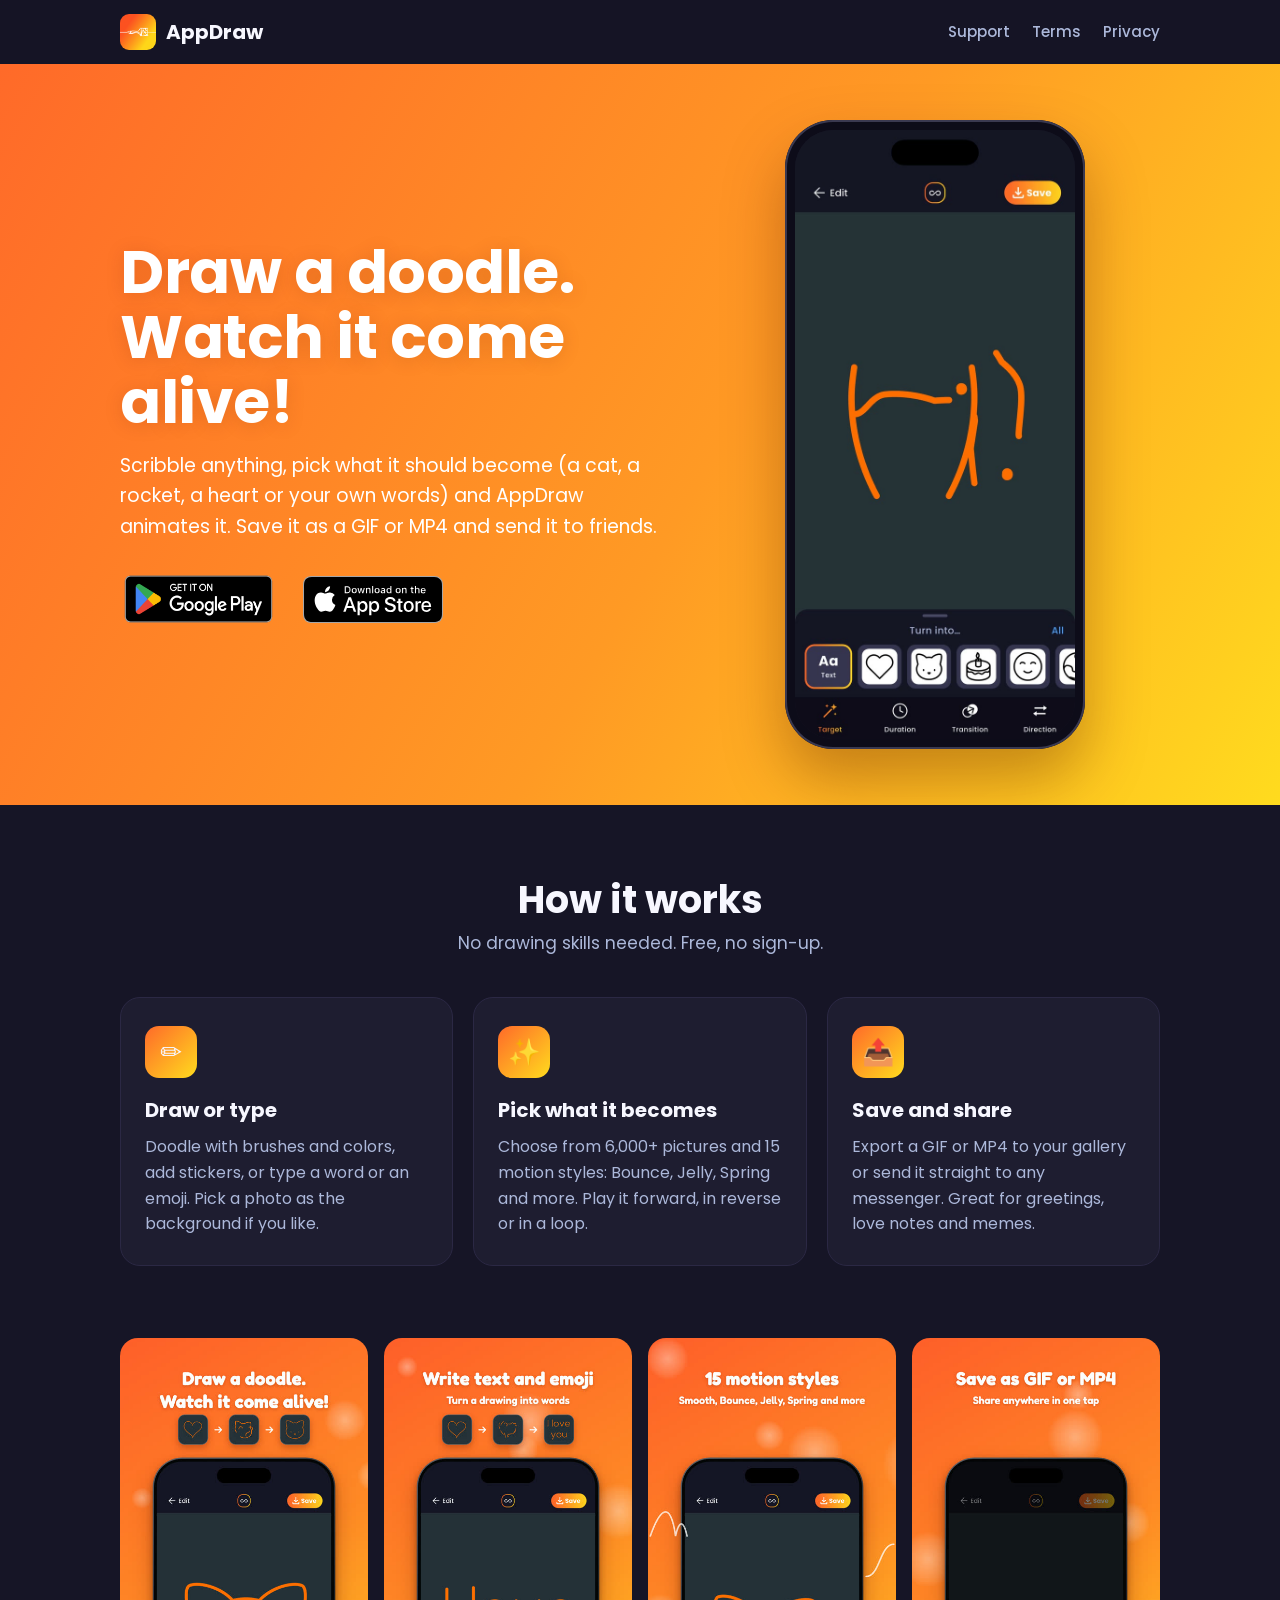
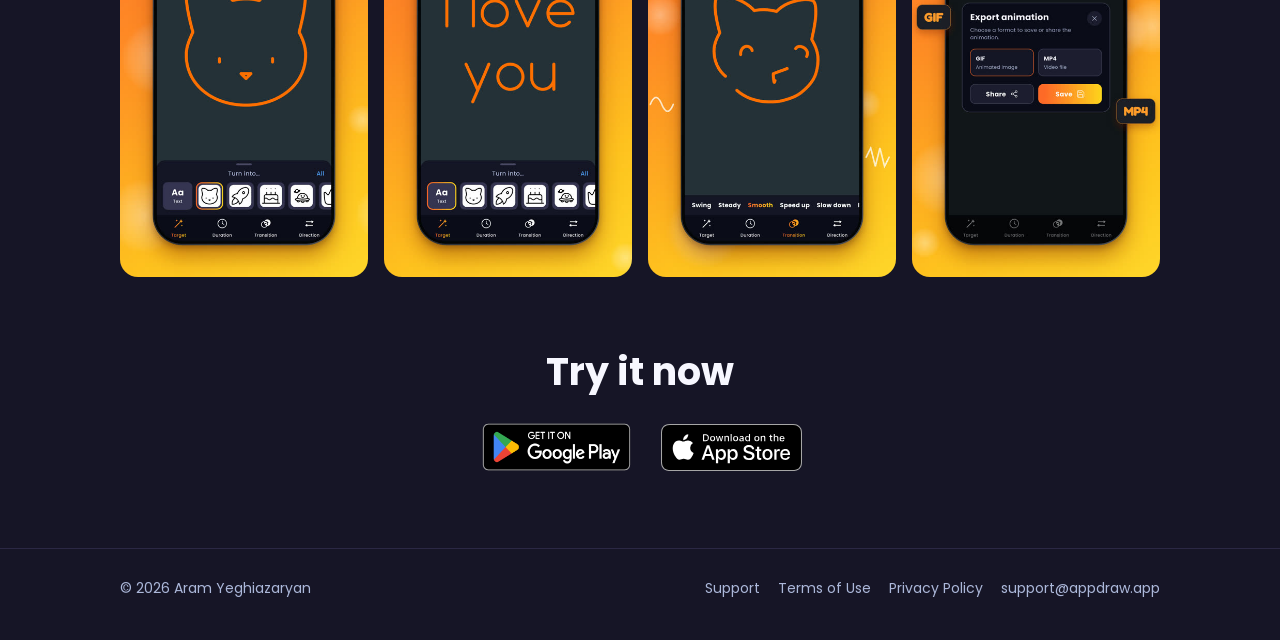
<file: index.html>
<!doctype html>
<html lang="en">
<head>
  <meta charset="utf-8">
  <meta name="viewport" content="width=device-width, initial-scale=1">
  <title>AppDraw: Doodle to Animation &amp; GIF Maker</title>
  <meta name="description" content="Draw a doodle and watch it come alive. AppDraw turns your scribble into a cat, a rocket, a heart or any word, then saves it as a GIF or MP4 to share.">
  <link rel="canonical" href="https://appdraw.app/">
  <meta property="og:type" content="website">
  <meta property="og:url" content="https://appdraw.app/">
  <meta property="og:title" content="AppDraw: Doodle to Animation">
  <meta property="og:description" content="Draw a doodle. Watch it come alive! Save as GIF or MP4 and share it anywhere.">
  <meta property="og:image" content="https://appdraw.app/assets/og-image.jpg">
  <meta name="twitter:card" content="summary_large_image">
  <meta name="theme-color" content="#161526">
  <link rel="icon" type="image/png" href="/favicon.png">
  <meta name="apple-itunes-app" content="app-id=6824874567">
  <link rel="apple-touch-icon" href="/apple-touch-icon.png">
  <link rel="preconnect" href="https://fonts.googleapis.com">
  <link rel="preconnect" href="https://fonts.gstatic.com" crossorigin>
  <link rel="stylesheet" href="https://fonts.googleapis.com/css2?family=Poppins:wght@400;500;700&display=swap">
  <link rel="stylesheet" href="/style.css?v=20261031">
  <script type="application/ld+json">
  {"@context":"https://schema.org","@type":"MobileApplication","name":"AppDraw","operatingSystem":"Android, iOS","applicationCategory":"MultimediaApplication","offers":{"@type":"Offer","price":"0","priceCurrency":"USD"},"url":"https://appdraw.app/","author":{"@type":"Person","name":"Aram Yeghiazaryan"}}
  </script>
</head>
<body>
  <header class="site-header">
    <div class="wrap">
      <a class="brand" href="/"><img src="/assets/icon.png" alt="" width="36" height="36"><span>AppDraw</span></a>
      <nav class="nav">
        <a href="/support/">Support</a>
        <a href="/terms/">Terms</a>
        <a href="/privacy/">Privacy</a>
      </nav>
    </div>
  </header>

  <main>
    <div class="hero">
      <div class="wrap">
        <div>
          <h1>Draw a doodle.<br>Watch it come alive!</h1>
          <p>Scribble anything, pick what it should become (a cat, a rocket, a heart or your own words) and AppDraw animates it. Save it as a GIF or MP4 and send it to friends.</p>
          <div class="stores">
            <a class="play" href="https://play.google.com/store/apps/details?id=com.appdraw.mobile&amp;utm_source=appdraw.app&amp;utm_medium=website"><img src="/assets/google-play-badge.png" alt="Get it on Google Play" width="181" height="70"></a>
            <a class="apple" href="https://apps.apple.com/us/app/appdraw-draw-animation-gif/id6824874567"><img src="/assets/app-store-badge.svg" alt="Download on the App Store" width="141" height="47"></a>
          </div>
        </div>
        <div class="phone">
          <video src="/assets/demo.mp4" poster="/assets/demo-poster.jpg" autoplay muted loop playsinline aria-label="A heart doodle turning into a cat, the word Hi, a cake, the words Love you, a smiley, the word Wow and back into a heart on the AppDraw result screen"></video>
        </div>
      </div>
    </div>

    <section>
      <div class="wrap">
        <h2 class="section-title">How it works</h2>
        <p class="section-sub">No drawing skills needed. Free, no sign-up.</p>
        <div class="features">
          <div class="card">
            <div class="icon" aria-hidden="true">✏️</div>
            <h3>Draw or type</h3>
            <p>Doodle with brushes and colors, add stickers, or type a word or an emoji. Pick a photo as the background if you like.</p>
          </div>
          <div class="card">
            <div class="icon" aria-hidden="true">✨</div>
            <h3>Pick what it becomes</h3>
            <p>Choose from 6,000+ pictures and 15 motion styles: Bounce, Jelly, Spring and more. Play it forward, in reverse or in a loop.</p>
          </div>
          <div class="card">
            <div class="icon" aria-hidden="true">📤</div>
            <h3>Save and share</h3>
            <p>Export a GIF or MP4 to your gallery or send it straight to any messenger. Great for greetings, love notes and memes.</p>
          </div>
        </div>
      </div>
    </section>

    <section style="padding-top: 0">
      <div class="wrap">
        <div class="shots">
          <img src="/assets/doodle_to_animation.jpg" alt="Draw a doodle and watch it come alive" width="480" height="1043" loading="lazy">
          <img src="/assets/text_and_emoji.jpg" alt="Animate text and emoji" width="480" height="1043" loading="lazy">
          <img src="/assets/motion_styles.jpg" alt="15 motion styles" width="480" height="1043" loading="lazy">
          <img src="/assets/save_gif_mp4.jpg" alt="Save as GIF or MP4" width="480" height="1043" loading="lazy">
        </div>
      </div>
    </section>

    <section class="cta" style="padding-top: 0">
      <div class="wrap">
        <h2 class="section-title">Try it now</h2>
        <div class="stores">
          <a class="play" href="https://play.google.com/store/apps/details?id=com.appdraw.mobile&amp;utm_source=appdraw.app&amp;utm_medium=website"><img src="/assets/google-play-badge.png" alt="Get it on Google Play" width="181" height="70"></a>
          <a class="apple" href="https://apps.apple.com/us/app/appdraw-draw-animation-gif/id6824874567"><img src="/assets/app-store-badge.svg" alt="Download on the App Store" width="141" height="47"></a>
        </div>
      </div>
    </section>
  </main>

  <footer class="site-footer">
    <div class="wrap">
      <span>© 2026 Aram Yeghiazaryan</span>
      <nav>
        <a href="/support/">Support</a>
        <a href="/terms/">Terms of Use</a>
        <a href="/privacy/">Privacy Policy</a>
        <a href="mailto:support@appdraw.app">support@appdraw.app</a>
      </nav>
    </div>
  </footer>
</body>
</html>
</file>
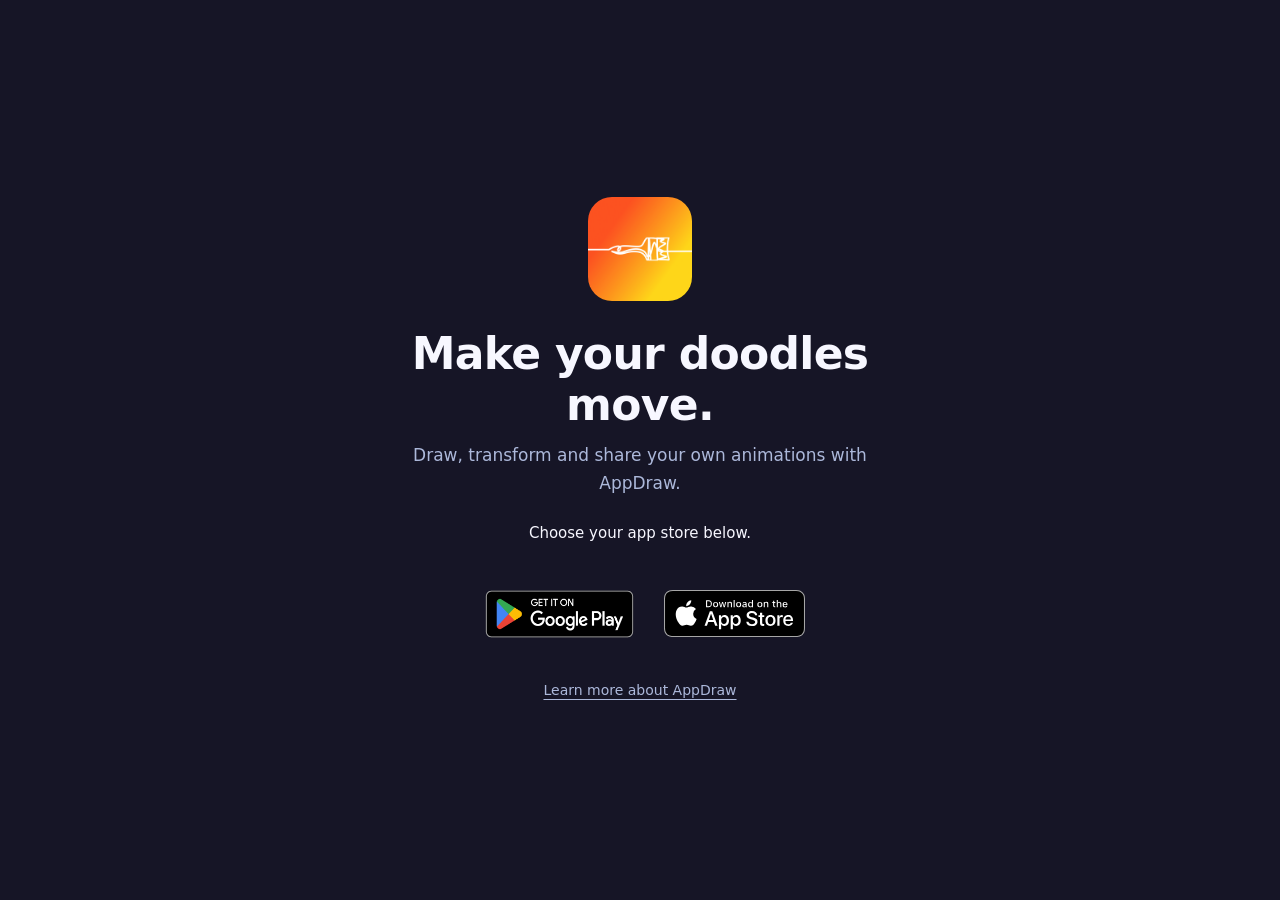
<file: instagram/index.html>
<!doctype html>
<html lang="en">
<head>
  <meta charset="utf-8">
  <meta name="viewport" content="width=device-width, initial-scale=1">
  <title>Get AppDraw</title>
  <meta name="description" content="Turn your doodles into animations. Download AppDraw for Android, iPhone and iPad.">
  <meta name="robots" content="noindex, follow">
  <meta name="theme-color" content="#161526">
  <link rel="canonical" href="https://appdraw.app/instagram/">
  <meta property="og:type" content="website">
  <meta property="og:url" content="https://appdraw.app/instagram/">
  <meta property="og:title" content="AppDraw: Doodle to Animation">
  <meta property="og:description" content="Draw a doodle. Watch it come alive! Get AppDraw for your phone.">
  <meta property="og:image" content="https://appdraw.app/assets/og-image.jpg">
  <meta name="twitter:card" content="summary_large_image">
  <link rel="icon" type="image/png" href="/favicon.png">
  <link rel="apple-touch-icon" href="/apple-touch-icon.png">
  <link rel="stylesheet" href="/style.css?v=20261031">
  <style>
    body { min-height: 100vh; min-height: 100svh; display: grid; place-items: center; padding: 32px 20px; }
    .download { width: 100%; max-width: 460px; text-align: center; }
    .download-icon { width: 104px; height: 104px; margin: 0 auto 28px; border-radius: 24px; }
    .download h1 { margin: 0 0 12px; font-size: clamp(32px, 8vw, 44px); line-height: 1.15; letter-spacing: -0.7px; }
    .download-description { margin: 0 auto; max-width: 28em; color: var(--muted); }
    .download-status { min-height: 3.2em; margin: 24px 0 16px; color: var(--text); font-size: 15px; }
    .download .stores { justify-content: center; gap: 20px; }
    .download .stores a { display: inline-flex; align-items: center; justify-content: center; min-height: 52px; }
    .download a:focus-visible { outline: 3px solid var(--yellow); outline-offset: 6px; border-radius: 6px; }
    .download-home { display: inline-block; margin-top: 36px; color: var(--muted); font-size: 14px; text-underline-offset: 4px; }
  </style>
  <script src="/instagram/redirect.js?v=20261113" defer></script>
</head>
<body>
  <main class="download">
    <img class="download-icon" src="/assets/icon.png" alt="AppDraw" width="104" height="104">
    <h1>Make your doodles move.</h1>
    <p class="download-description">Draw, transform and share your own animations with AppDraw.</p>
    <p class="download-status" id="download-status" role="status">Choose your app store below.</p>
    <div class="stores" aria-label="Download AppDraw">
      <!-- Keep the full AppMetrica URL here: redirecting straight to Google Play would bypass this tracker. -->
      <a class="play" id="download-android" href="https://6338005.redirect.appmetrica.yandex.com?appmetrica_tracking_id=894799233851348704&amp;referrer=reattribution%3D1"><img src="/assets/google-play-badge.png" alt="Get it on Google Play" width="181" height="70"></a>
      <!-- Keep the provider and campaign tokens to measure Instagram downloads in App Store Connect. -->
      <a class="apple" id="download-ios" href="https://apps.apple.com/app/apple-store/id6824874567?pt=129647793&amp;ct=instagram_bio&amp;mt=8"><img src="/assets/app-store-badge.svg" alt="Download on the App Store" width="141" height="47"></a>
    </div>
    <a class="download-home" href="/">Learn more about AppDraw</a>
  </main>
</body>
</html>
</file>
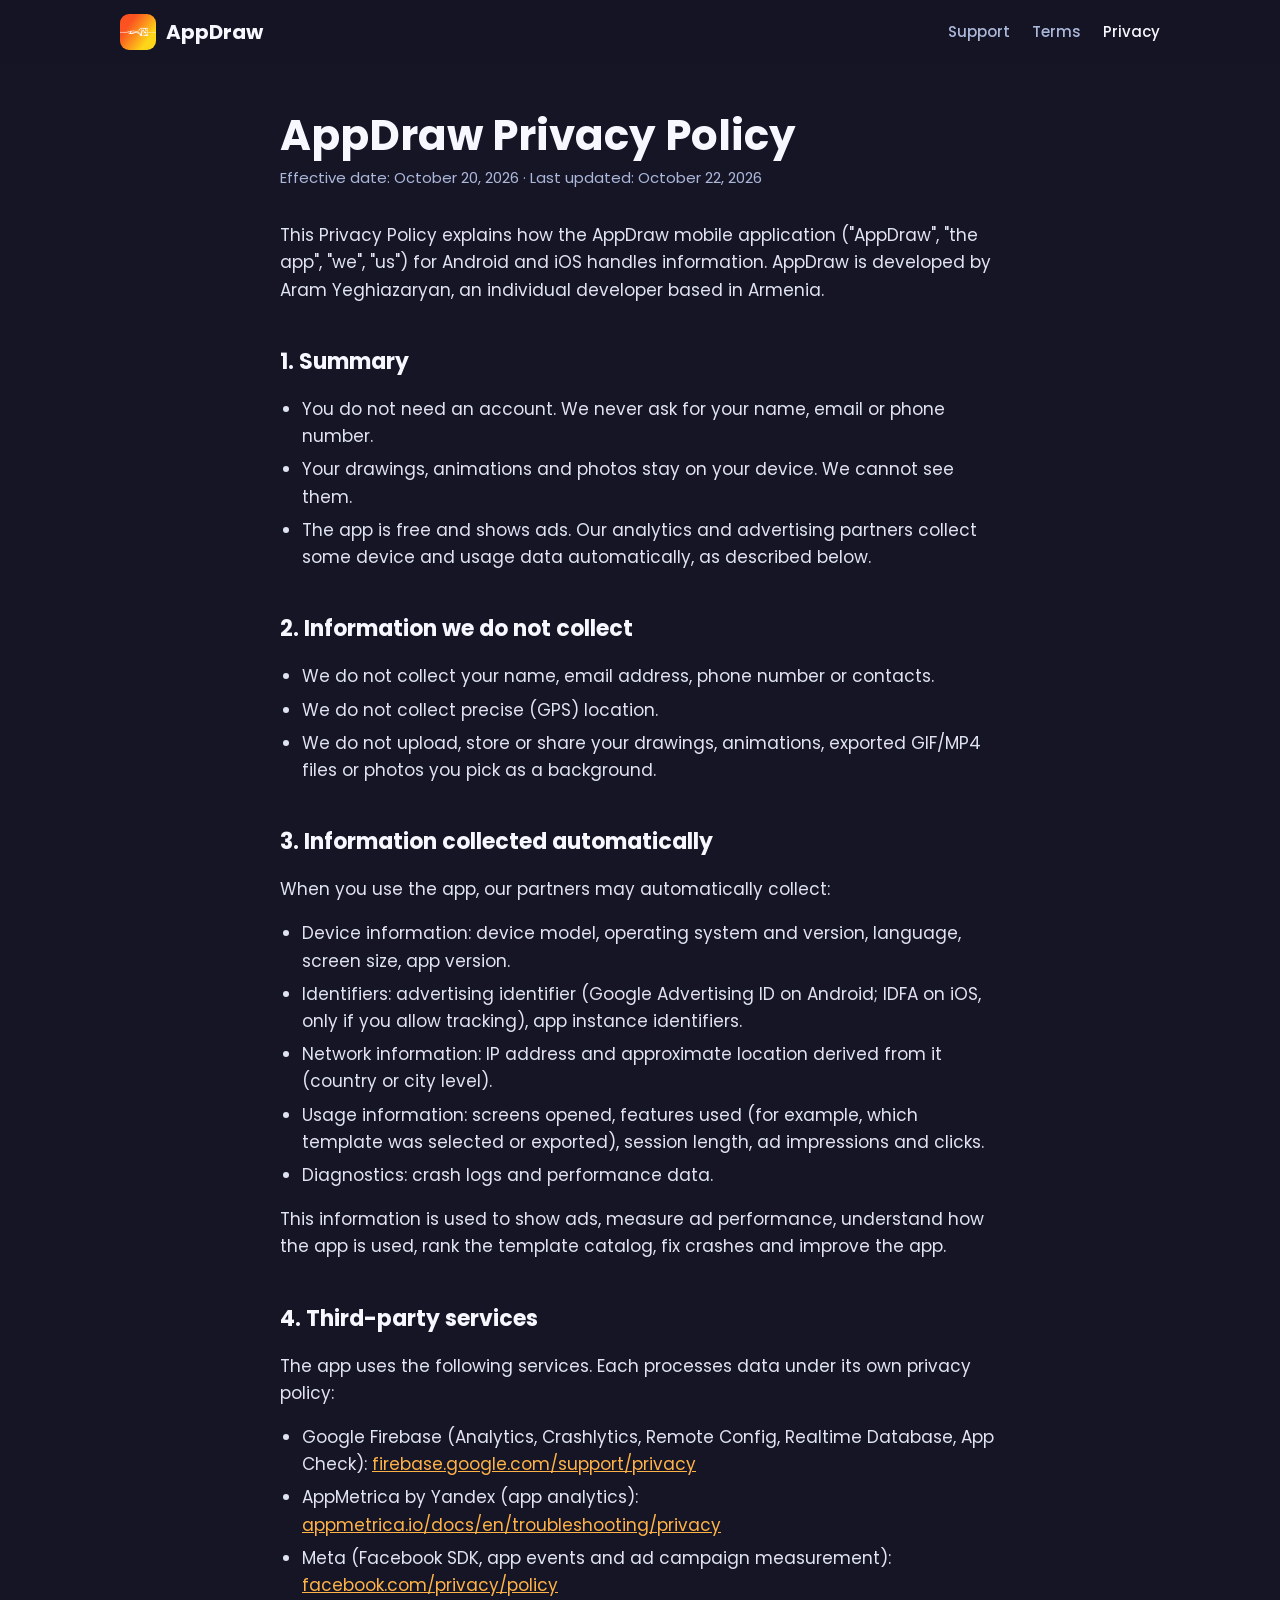
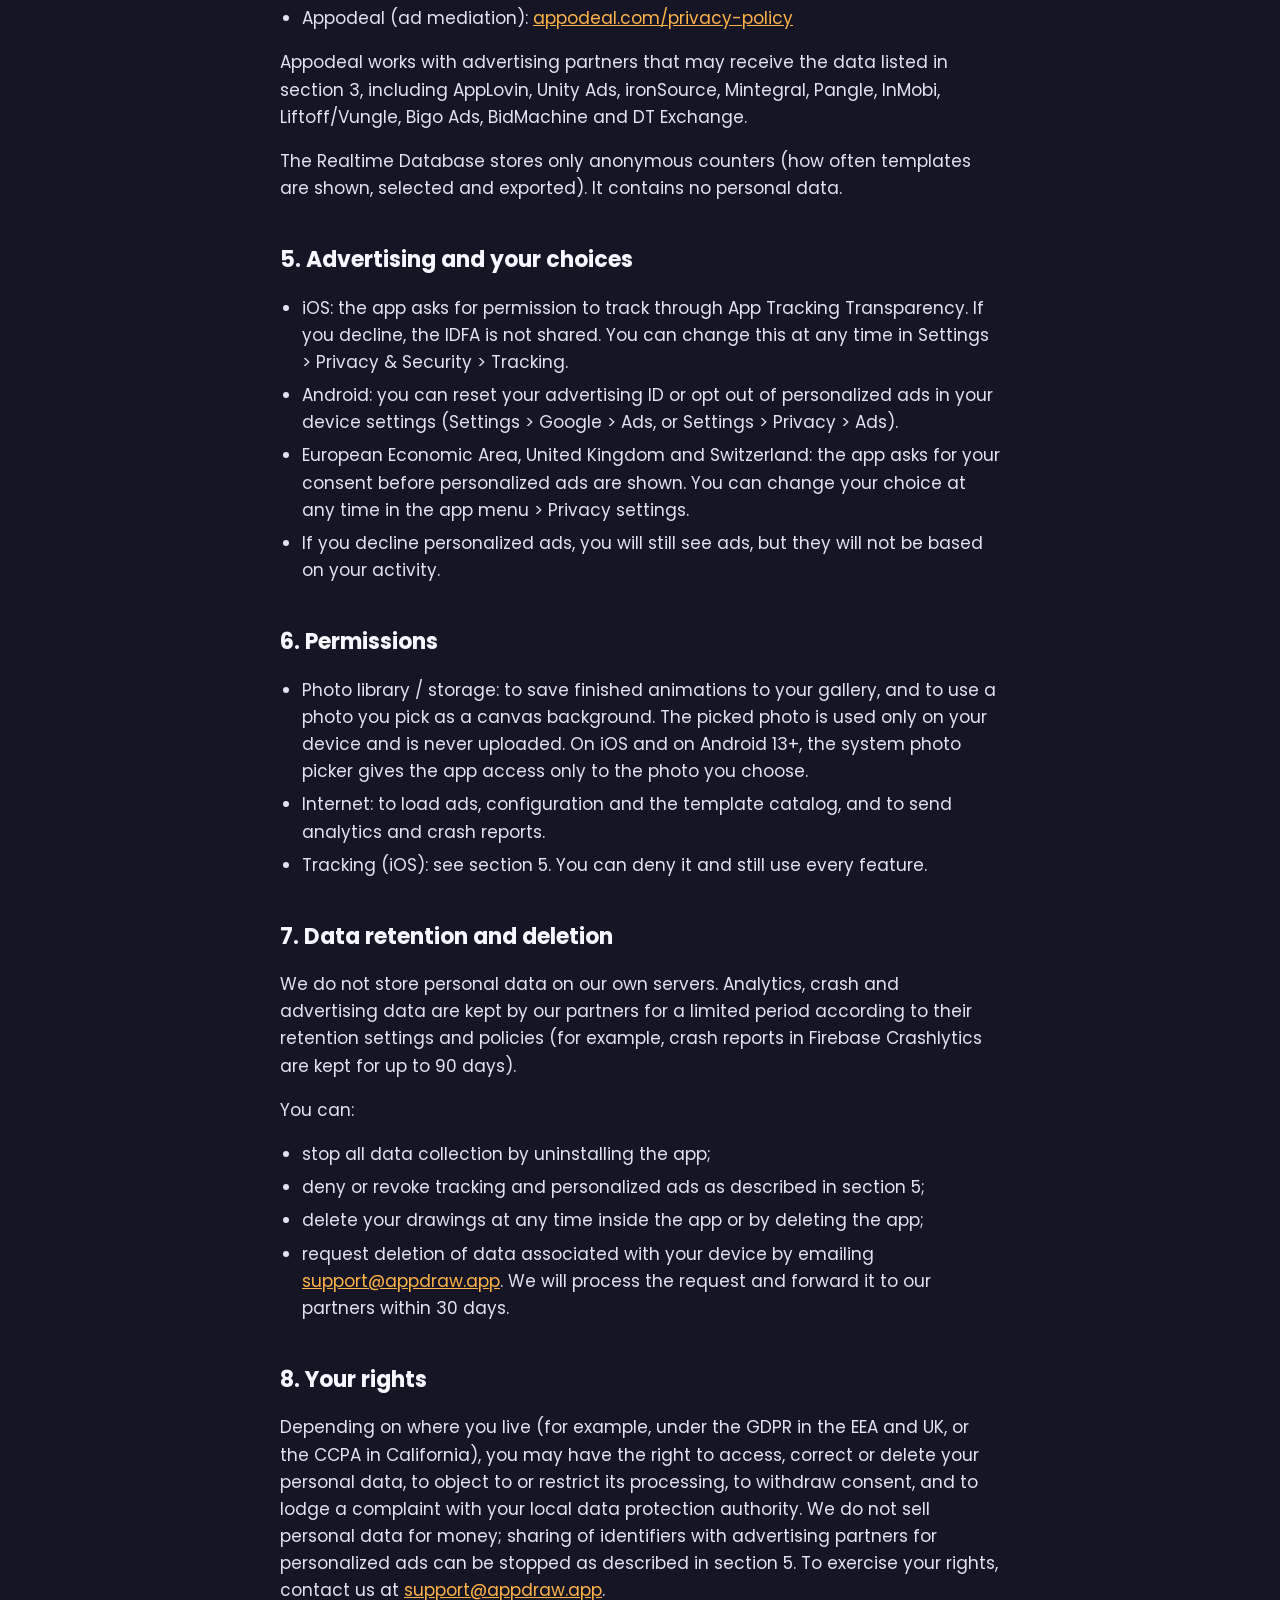
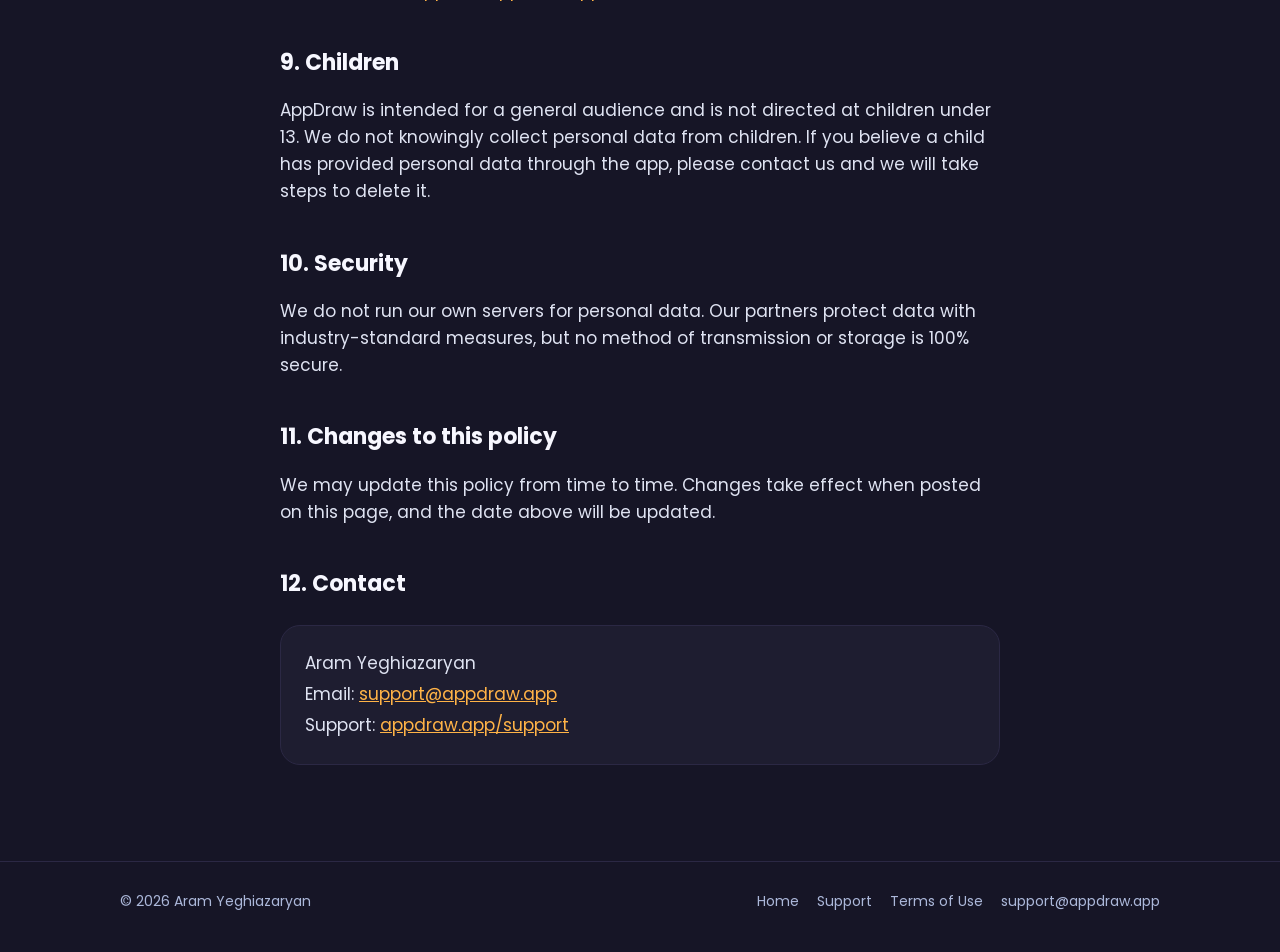
<file: privacy/index.html>
<!doctype html>
<html lang="en">
<head>
  <meta charset="utf-8">
  <meta name="viewport" content="width=device-width, initial-scale=1">
  <title>Privacy Policy · AppDraw</title>
  <meta name="description" content="How the AppDraw app for Android and iOS handles information.">
  <link rel="canonical" href="https://appdraw.app/privacy/">
  <meta name="theme-color" content="#161526">
  <link rel="icon" type="image/png" href="/favicon.png">
  <link rel="apple-touch-icon" href="/apple-touch-icon.png">
  <link rel="preconnect" href="https://fonts.googleapis.com">
  <link rel="preconnect" href="https://fonts.gstatic.com" crossorigin>
  <link rel="stylesheet" href="https://fonts.googleapis.com/css2?family=Poppins:wght@400;500;700&display=swap">
  <link rel="stylesheet" href="/style.css?v=20261031">
</head>
<body>
  <header class="site-header">
    <div class="wrap">
      <a class="brand" href="/"><img src="/assets/icon.png" alt="" width="36" height="36"><span>AppDraw</span></a>
      <nav class="nav">
        <a href="/support/">Support</a>
        <a href="/terms/">Terms</a>
        <a href="/privacy/" aria-current="page">Privacy</a>
      </nav>
    </div>
  </header>

  <main class="wrap doc">
    <h1>AppDraw Privacy Policy</h1>
    <p class="meta">Effective date: October 20, 2026 · Last updated: October 22, 2026</p>

    <p>This Privacy Policy explains how the AppDraw mobile application ("AppDraw", "the app", "we", "us") for Android and iOS handles information. AppDraw is developed by Aram Yeghiazaryan, an individual developer based in Armenia.</p>

    <h2 id="summary">1. Summary</h2>
    <ul>
      <li>You do not need an account. We never ask for your name, email or phone number.</li>
      <li>Your drawings, animations and photos stay on your device. We cannot see them.</li>
      <li>The app is free and shows ads. Our analytics and advertising partners collect some device and usage data automatically, as described below.</li>
    </ul>

    <h2 id="not-collected">2. Information we do not collect</h2>
    <ul>
      <li>We do not collect your name, email address, phone number or contacts.</li>
      <li>We do not collect precise (GPS) location.</li>
      <li>We do not upload, store or share your drawings, animations, exported GIF/MP4 files or photos you pick as a background.</li>
    </ul>

    <h2 id="collected">3. Information collected automatically</h2>
    <p>When you use the app, our partners may automatically collect:</p>
    <ul>
      <li>Device information: device model, operating system and version, language, screen size, app version.</li>
      <li>Identifiers: advertising identifier (Google Advertising ID on Android; IDFA on iOS, only if you allow tracking), app instance identifiers.</li>
      <li>Network information: IP address and approximate location derived from it (country or city level).</li>
      <li>Usage information: screens opened, features used (for example, which template was selected or exported), session length, ad impressions and clicks.</li>
      <li>Diagnostics: crash logs and performance data.</li>
    </ul>
    <p>This information is used to show ads, measure ad performance, understand how the app is used, rank the template catalog, fix crashes and improve the app.</p>

    <h2 id="third-parties">4. Third-party services</h2>
    <p>The app uses the following services. Each processes data under its own privacy policy:</p>
    <ul>
      <li>Google Firebase (Analytics, Crashlytics, Remote Config, Realtime Database, App Check): <a href="https://firebase.google.com/support/privacy">firebase.google.com/support/privacy</a></li>
      <li>AppMetrica by Yandex (app analytics): <a href="https://appmetrica.io/docs/en/troubleshooting/privacy">appmetrica.io/docs/en/troubleshooting/privacy</a></li>
      <li>Meta (Facebook SDK, app events and ad campaign measurement): <a href="https://www.facebook.com/privacy/policy">facebook.com/privacy/policy</a></li>
      <li>Appodeal (ad mediation): <a href="https://appodeal.com/privacy-policy">appodeal.com/privacy-policy</a></li>
    </ul>
    <p>Appodeal works with advertising partners that may receive the data listed in section 3, including AppLovin, Unity Ads, ironSource, Mintegral, Pangle, InMobi, Liftoff/Vungle, Bigo Ads, BidMachine and DT Exchange.</p>
    <p>The Realtime Database stores only anonymous counters (how often templates are shown, selected and exported). It contains no personal data.</p>

    <h2 id="advertising">5. Advertising and your choices</h2>
    <ul>
      <li>iOS: the app asks for permission to track through App Tracking Transparency. If you decline, the IDFA is not shared. You can change this at any time in Settings &gt; Privacy &amp; Security &gt; Tracking.</li>
      <li>Android: you can reset your advertising ID or opt out of personalized ads in your device settings (Settings &gt; Google &gt; Ads, or Settings &gt; Privacy &gt; Ads).</li>
      <li>European Economic Area, United Kingdom and Switzerland: the app asks for your consent before personalized ads are shown. You can change your choice at any time in the app menu &gt; Privacy settings.</li>
      <li>If you decline personalized ads, you will still see ads, but they will not be based on your activity.</li>
    </ul>

    <h2 id="permissions">6. Permissions</h2>
    <ul>
      <li>Photo library / storage: to save finished animations to your gallery, and to use a photo you pick as a canvas background. The picked photo is used only on your device and is never uploaded. On iOS and on Android 13+, the system photo picker gives the app access only to the photo you choose.</li>
      <li>Internet: to load ads, configuration and the template catalog, and to send analytics and crash reports.</li>
      <li>Tracking (iOS): see section 5. You can deny it and still use every feature.</li>
    </ul>

    <h2 id="deletion">7. Data retention and deletion</h2>
    <p>We do not store personal data on our own servers. Analytics, crash and advertising data are kept by our partners for a limited period according to their retention settings and policies (for example, crash reports in Firebase Crashlytics are kept for up to 90 days).</p>
    <p>You can:</p>
    <ul>
      <li>stop all data collection by uninstalling the app;</li>
      <li>deny or revoke tracking and personalized ads as described in section 5;</li>
      <li>delete your drawings at any time inside the app or by deleting the app;</li>
      <li>request deletion of data associated with your device by emailing <a href="mailto:support@appdraw.app">support@appdraw.app</a>. We will process the request and forward it to our partners within 30 days.</li>
    </ul>

    <h2 id="rights">8. Your rights</h2>
    <p>Depending on where you live (for example, under the GDPR in the EEA and UK, or the CCPA in California), you may have the right to access, correct or delete your personal data, to object to or restrict its processing, to withdraw consent, and to lodge a complaint with your local data protection authority. We do not sell personal data for money; sharing of identifiers with advertising partners for personalized ads can be stopped as described in section 5. To exercise your rights, contact us at <a href="mailto:support@appdraw.app">support@appdraw.app</a>.</p>

    <h2 id="children">9. Children</h2>
    <p>AppDraw is intended for a general audience and is not directed at children under 13. We do not knowingly collect personal data from children. If you believe a child has provided personal data through the app, please contact us and we will take steps to delete it.</p>

    <h2 id="security">10. Security</h2>
    <p>We do not run our own servers for personal data. Our partners protect data with industry-standard measures, but no method of transmission or storage is 100% secure.</p>

    <h2 id="changes">11. Changes to this policy</h2>
    <p>We may update this policy from time to time. Changes take effect when posted on this page, and the date above will be updated.</p>

    <h2 id="contact">12. Contact</h2>
    <div class="box">
      <p>Aram Yeghiazaryan</p>
      <p>Email: <a href="mailto:support@appdraw.app">support@appdraw.app</a></p>
      <p>Support: <a href="https://appdraw.app/support/">appdraw.app/support</a></p>
    </div>
  </main>

  <footer class="site-footer">
    <div class="wrap">
      <span>© 2026 Aram Yeghiazaryan</span>
      <nav>
        <a href="/">Home</a>
        <a href="/support/">Support</a>
        <a href="/terms/">Terms of Use</a>
        <a href="mailto:support@appdraw.app">support@appdraw.app</a>
      </nav>
    </div>
  </footer>
</body>
</html>
</file>
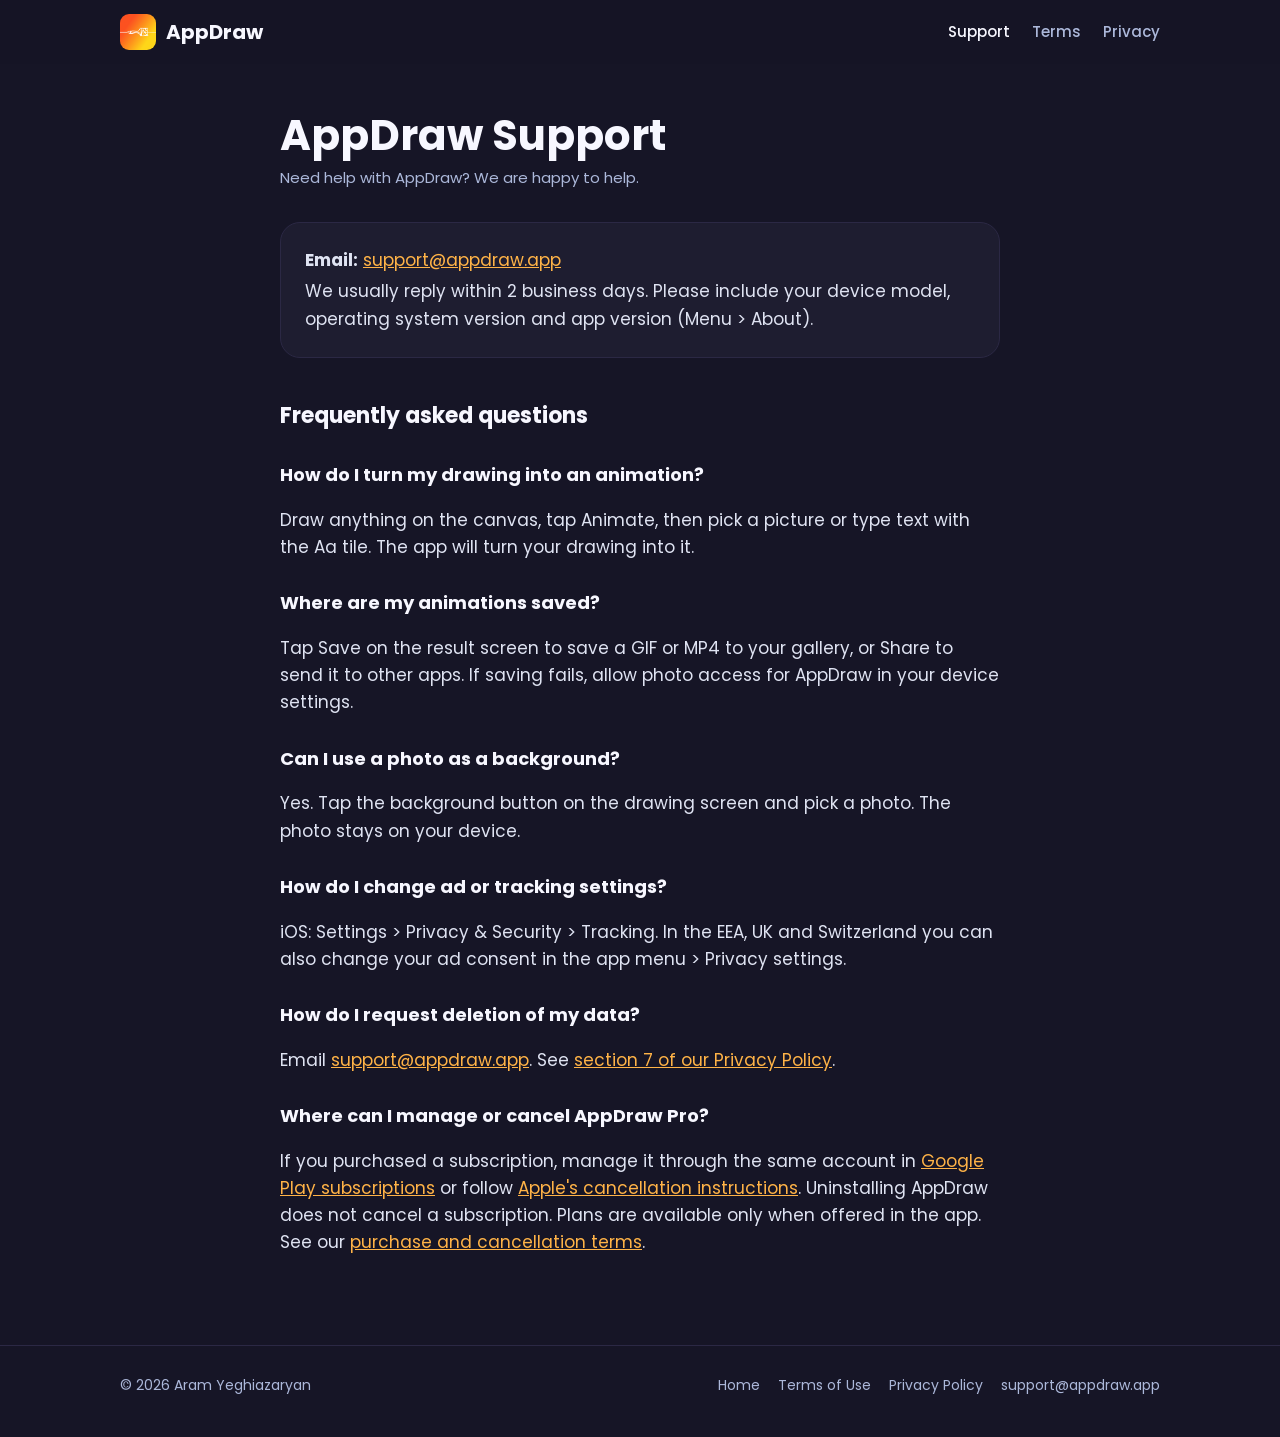
<file: support/index.html>
<!doctype html>
<html lang="en">
<head>
  <meta charset="utf-8">
  <meta name="viewport" content="width=device-width, initial-scale=1">
  <title>Support · AppDraw</title>
  <meta name="description" content="Help with AppDraw: contact, saving animations, backgrounds, ad settings and data deletion.">
  <link rel="canonical" href="https://appdraw.app/support/">
  <meta name="theme-color" content="#161526">
  <link rel="icon" type="image/png" href="/favicon.png">
  <link rel="apple-touch-icon" href="/apple-touch-icon.png">
  <link rel="preconnect" href="https://fonts.googleapis.com">
  <link rel="preconnect" href="https://fonts.gstatic.com" crossorigin>
  <link rel="stylesheet" href="https://fonts.googleapis.com/css2?family=Poppins:wght@400;500;700&display=swap">
  <link rel="stylesheet" href="/style.css?v=20261031">
</head>
<body>
  <header class="site-header">
    <div class="wrap">
      <a class="brand" href="/"><img src="/assets/icon.png" alt="" width="36" height="36"><span>AppDraw</span></a>
      <nav class="nav">
        <a href="/support/" aria-current="page">Support</a>
        <a href="/terms/">Terms</a>
        <a href="/privacy/">Privacy</a>
      </nav>
    </div>
  </header>

  <main class="wrap doc">
    <h1>AppDraw Support</h1>
    <p class="meta">Need help with AppDraw? We are happy to help.</p>

    <div class="box">
      <p><strong>Email:</strong> <a href="mailto:support@appdraw.app">support@appdraw.app</a></p>
      <p>We usually reply within 2 business days. Please include your device model, operating system version and app version (Menu &gt; About).</p>
    </div>

    <h2>Frequently asked questions</h2>

    <h3>How do I turn my drawing into an animation?</h3>
    <p>Draw anything on the canvas, tap Animate, then pick a picture or type text with the Aa tile. The app will turn your drawing into it.</p>

    <h3>Where are my animations saved?</h3>
    <p>Tap Save on the result screen to save a GIF or MP4 to your gallery, or Share to send it to other apps. If saving fails, allow photo access for AppDraw in your device settings.</p>

    <h3>Can I use a photo as a background?</h3>
    <p>Yes. Tap the background button on the drawing screen and pick a photo. The photo stays on your device.</p>

    <h3>How do I change ad or tracking settings?</h3>
    <p>iOS: Settings &gt; Privacy &amp; Security &gt; Tracking. In the EEA, UK and Switzerland you can also change your ad consent in the app menu &gt; Privacy settings.</p>

    <h3 id="delete-data">How do I request deletion of my data?</h3>
    <p>Email <a href="mailto:support@appdraw.app">support@appdraw.app</a>. See <a href="/privacy/#deletion">section 7 of our Privacy Policy</a>.</p>

    <h3 id="pro-purchases">Where can I manage or cancel AppDraw Pro?</h3>
    <p>If you purchased a subscription, manage it through the same account in <a href="https://play.google.com/store/account/subscriptions">Google Play subscriptions</a> or follow <a href="https://support.apple.com/en-us/118428">Apple's cancellation instructions</a>. Uninstalling AppDraw does not cancel a subscription. Plans are available only when offered in the app. See our <a href="/terms/#cancellation">purchase and cancellation terms</a>.</p>
  </main>

  <footer class="site-footer">
    <div class="wrap">
      <span>© 2026 Aram Yeghiazaryan</span>
      <nav>
        <a href="/">Home</a>
        <a href="/terms/">Terms of Use</a>
        <a href="/privacy/">Privacy Policy</a>
        <a href="mailto:support@appdraw.app">support@appdraw.app</a>
      </nav>
    </div>
  </footer>
</body>
</html>
</file>
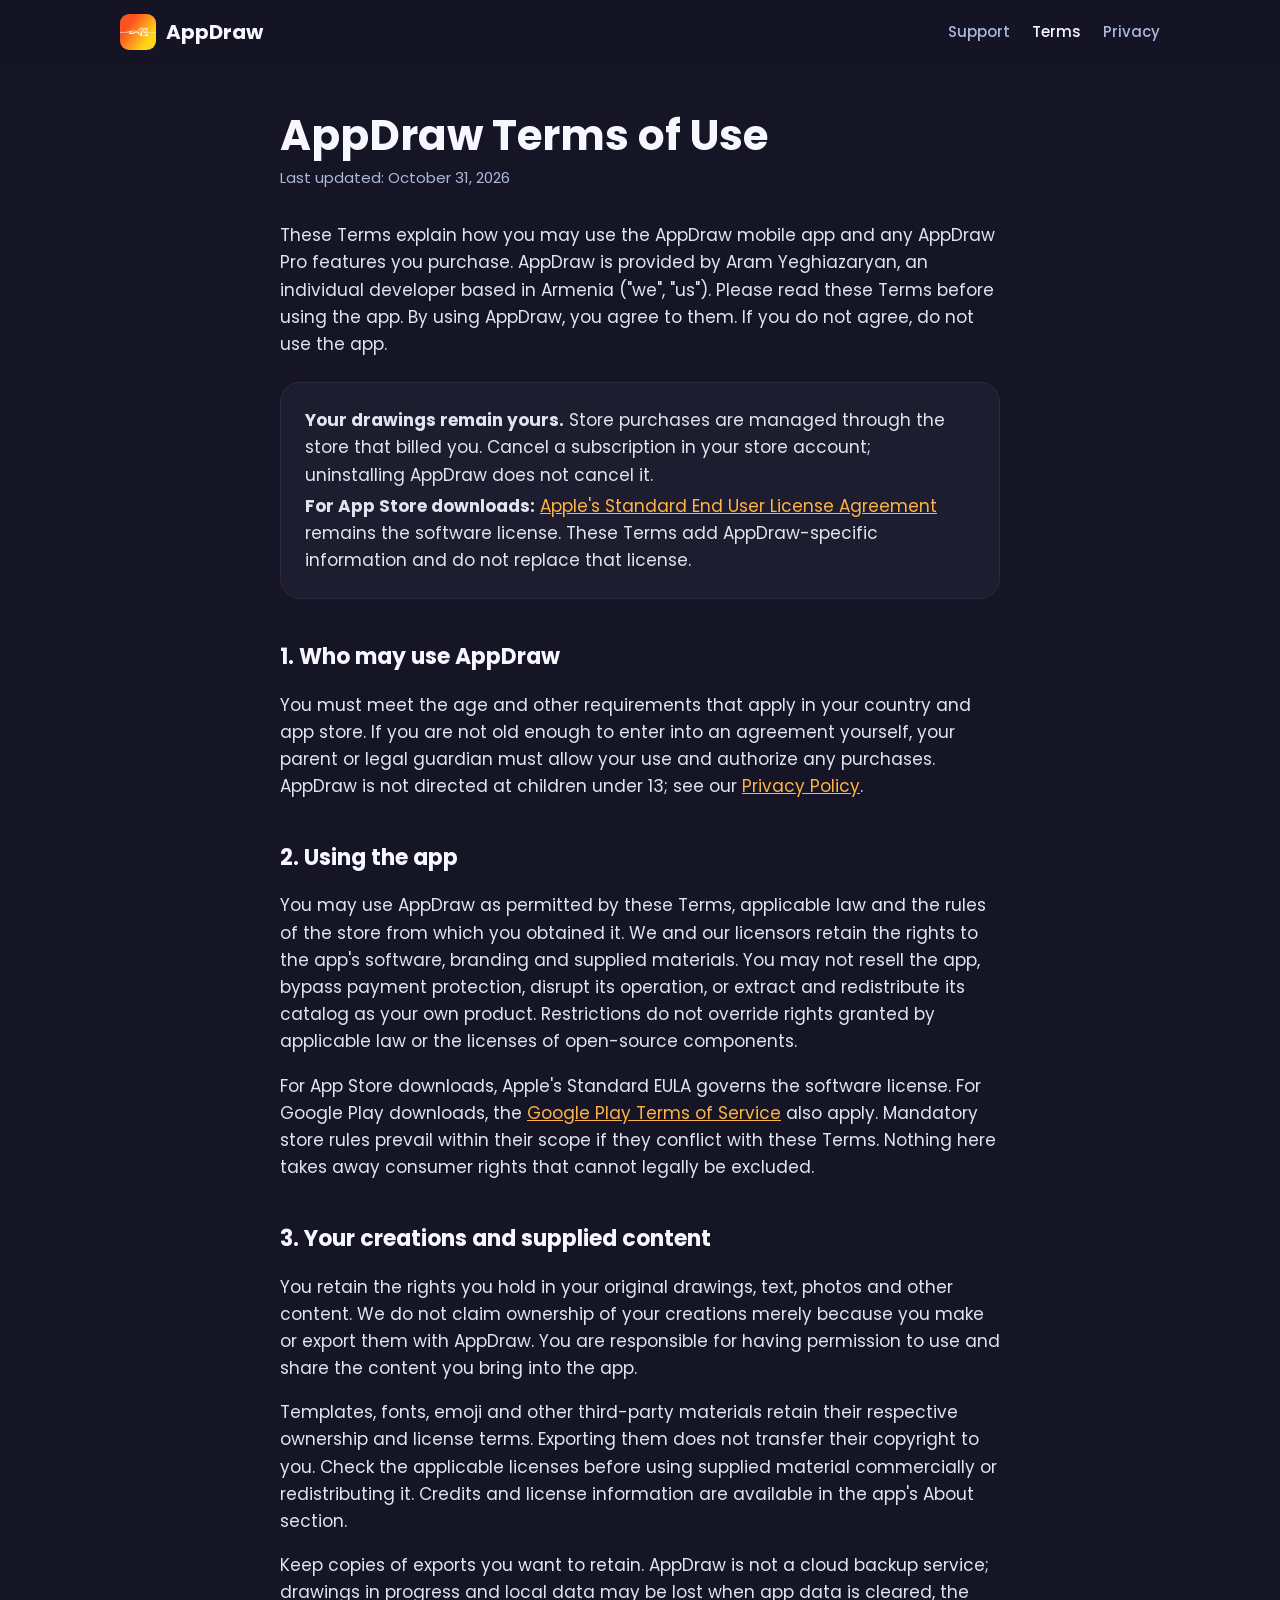
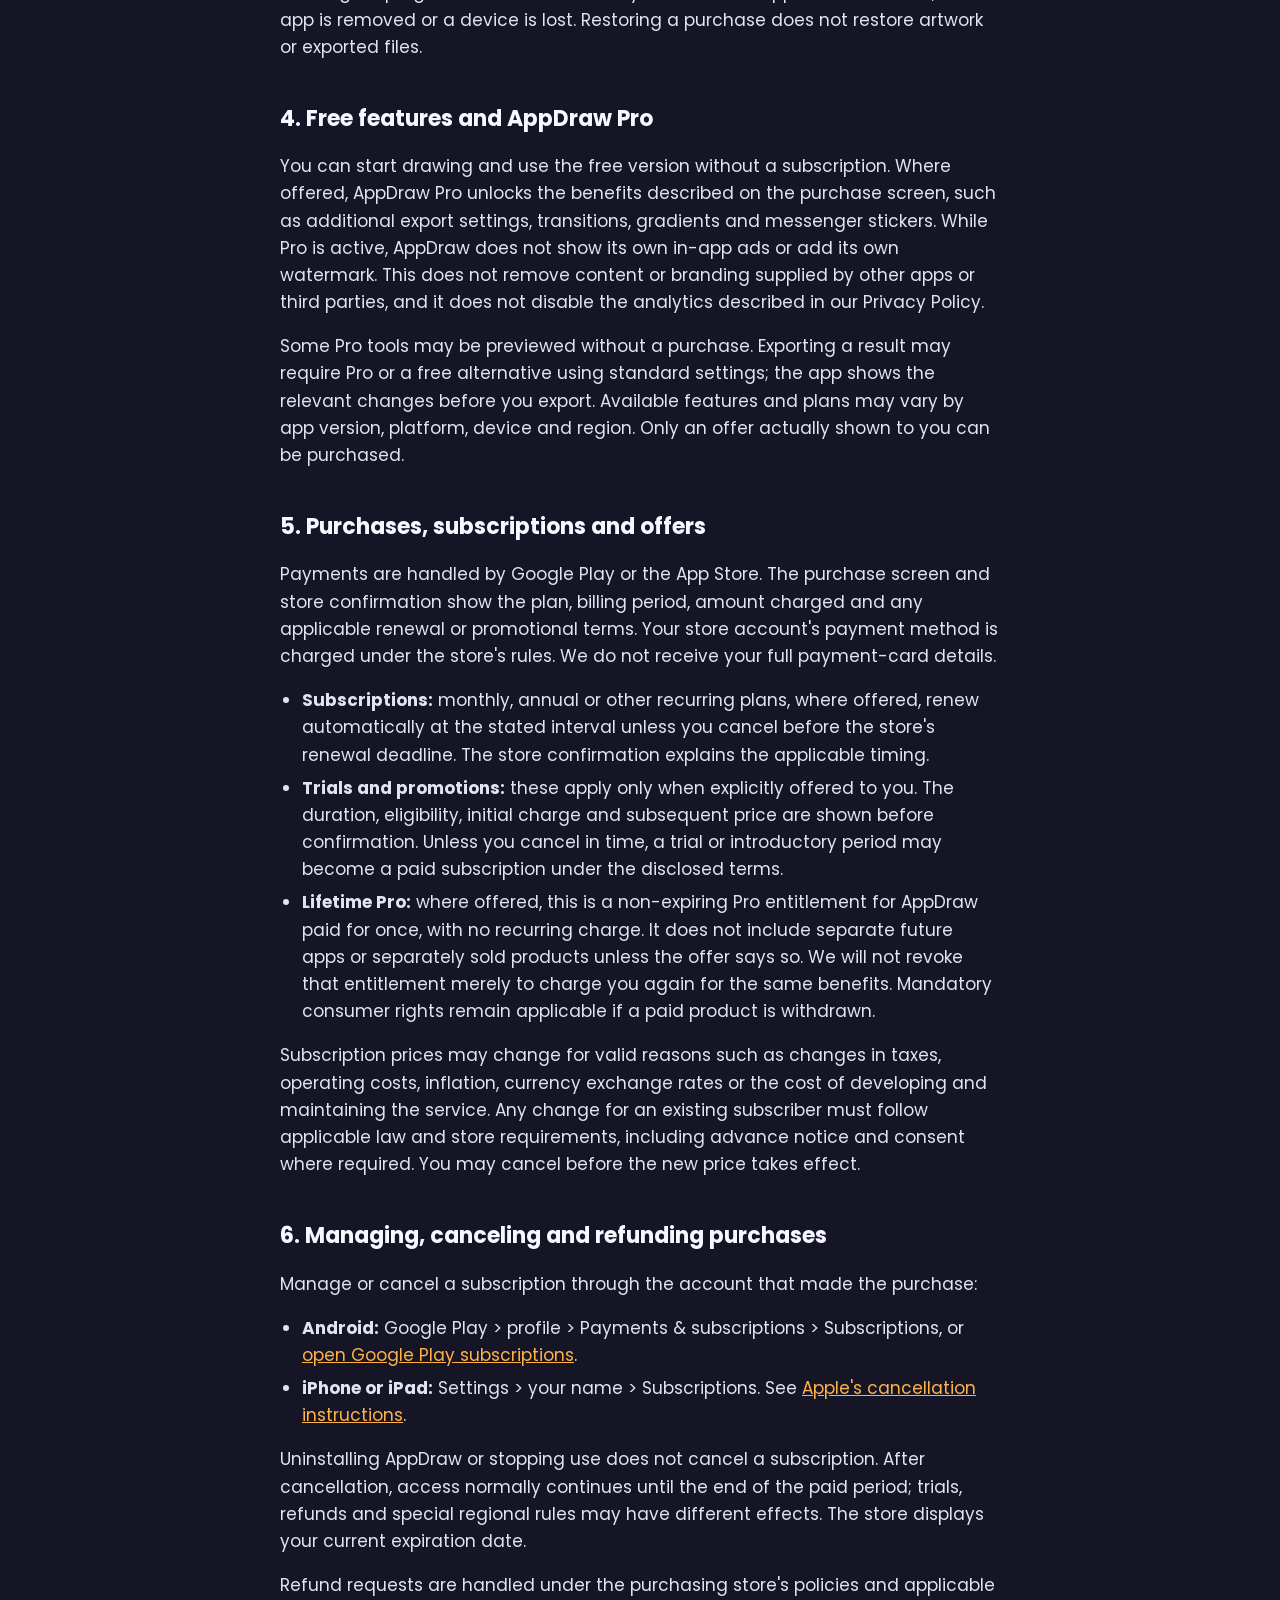
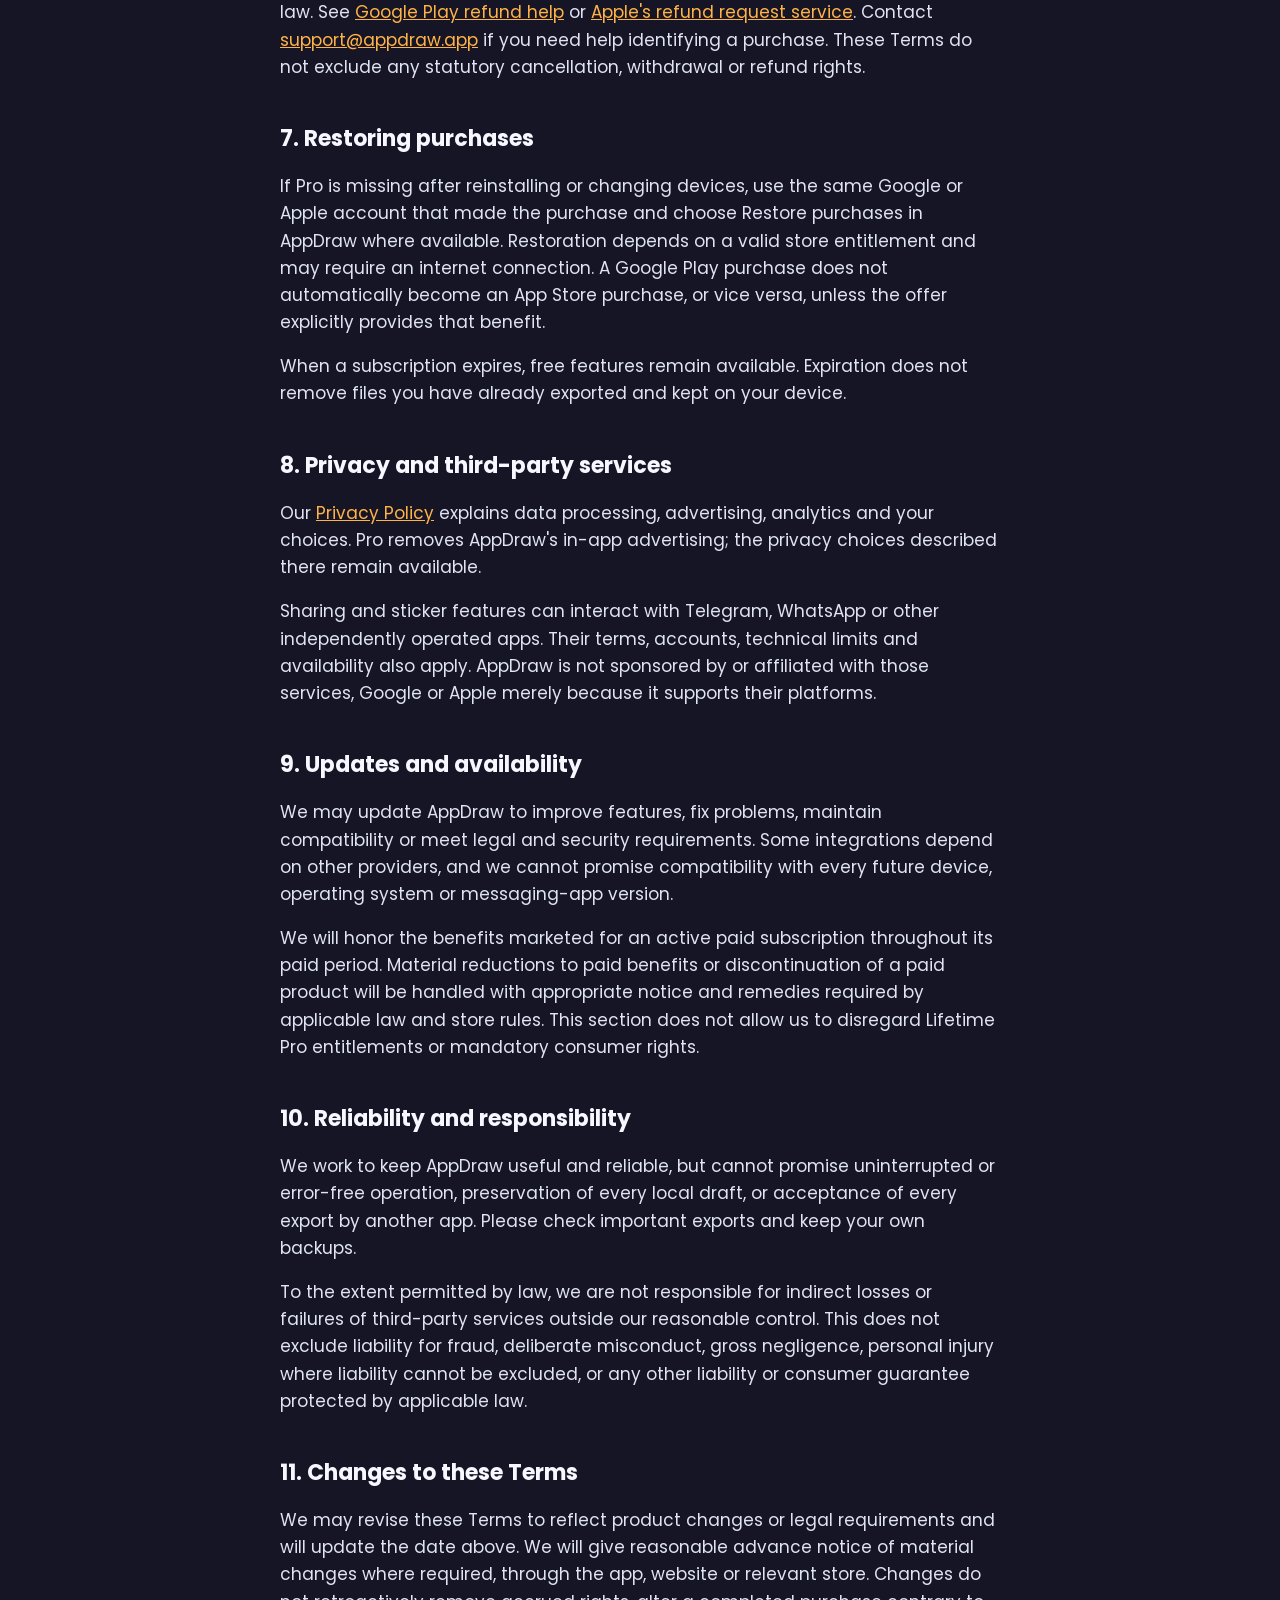
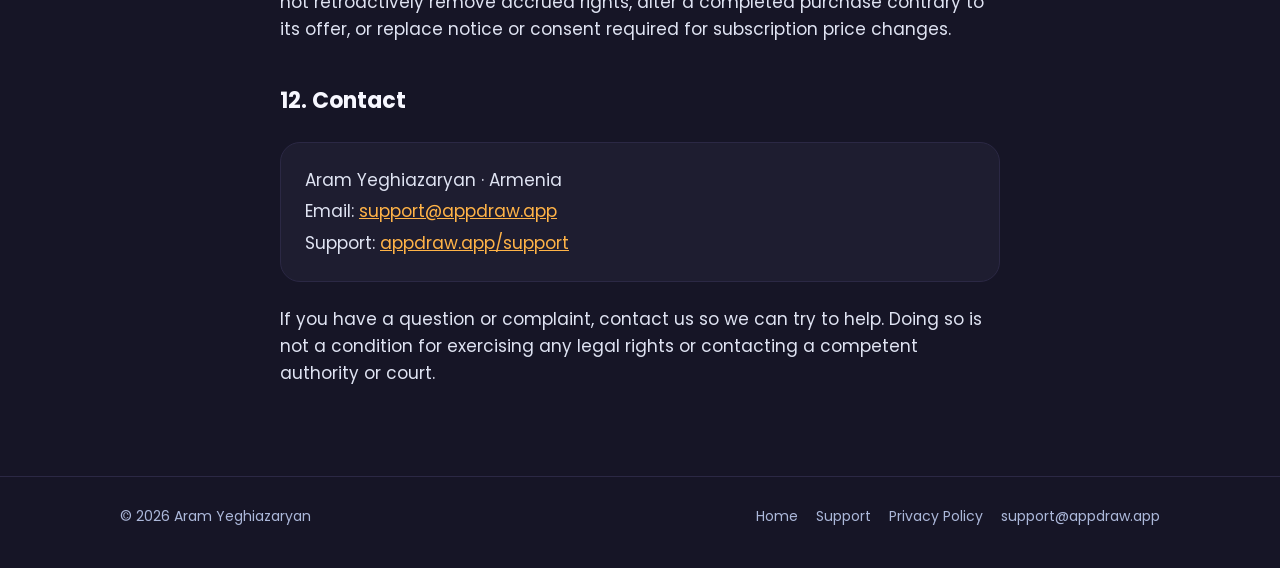
<file: terms/index.html>
<!doctype html>
<html lang="en">
<head>
  <meta charset="utf-8">
  <meta name="viewport" content="width=device-width, initial-scale=1">
  <title>Terms of Use · AppDraw</title>
  <meta name="description" content="Terms for using AppDraw, creating and exporting animations, and managing AppDraw Pro purchases and subscriptions.">
  <link rel="canonical" href="https://appdraw.app/terms/">
  <meta name="theme-color" content="#161526">
  <link rel="icon" type="image/png" href="/favicon.png">
  <link rel="apple-touch-icon" href="/apple-touch-icon.png">
  <link rel="preconnect" href="https://fonts.googleapis.com">
  <link rel="preconnect" href="https://fonts.gstatic.com" crossorigin>
  <link rel="stylesheet" href="https://fonts.googleapis.com/css2?family=Poppins:wght@400;500;700&display=swap">
  <link rel="stylesheet" href="/style.css?v=20261031">
</head>
<body>
  <header class="site-header">
    <div class="wrap">
      <a class="brand" href="/"><img src="/assets/icon.png" alt="" width="36" height="36"><span>AppDraw</span></a>
      <nav class="nav">
        <a href="/support/">Support</a>
        <a href="/terms/" aria-current="page">Terms</a>
        <a href="/privacy/">Privacy</a>
      </nav>
    </div>
  </header>

  <main class="wrap doc">
    <h1>AppDraw Terms of Use</h1>
    <p class="meta">Last updated: October 31, 2026</p>

    <p>These Terms explain how you may use the AppDraw mobile app and any AppDraw Pro features you purchase. AppDraw is provided by Aram Yeghiazaryan, an individual developer based in Armenia ("we", "us"). Please read these Terms before using the app. By using AppDraw, you agree to them. If you do not agree, do not use the app.</p>

    <div class="box">
      <p><strong>Your drawings remain yours.</strong> Store purchases are managed through the store that billed you. Cancel a subscription in your store account; uninstalling AppDraw does not cancel it.</p>
      <p><strong>For App Store downloads:</strong> <a href="https://www.apple.com/legal/internet-services/itunes/dev/stdeula/">Apple's Standard End User License Agreement</a> remains the software license. These Terms add AppDraw-specific information and do not replace that license.</p>
    </div>

    <h2 id="eligibility">1. Who may use AppDraw</h2>
    <p>You must meet the age and other requirements that apply in your country and app store. If you are not old enough to enter into an agreement yourself, your parent or legal guardian must allow your use and authorize any purchases. AppDraw is not directed at children under 13; see our <a href="/privacy/#children">Privacy Policy</a>.</p>

    <h2 id="license">2. Using the app</h2>
    <p>You may use AppDraw as permitted by these Terms, applicable law and the rules of the store from which you obtained it. We and our licensors retain the rights to the app's software, branding and supplied materials. You may not resell the app, bypass payment protection, disrupt its operation, or extract and redistribute its catalog as your own product. Restrictions do not override rights granted by applicable law or the licenses of open-source components.</p>
    <p>For App Store downloads, Apple's Standard EULA governs the software license. For Google Play downloads, the <a href="https://play.google.com/intl/en_us/about/play-terms/index.html">Google Play Terms of Service</a> also apply. Mandatory store rules prevail within their scope if they conflict with these Terms. Nothing here takes away consumer rights that cannot legally be excluded.</p>

    <h2 id="creations">3. Your creations and supplied content</h2>
    <p>You retain the rights you hold in your original drawings, text, photos and other content. We do not claim ownership of your creations merely because you make or export them with AppDraw. You are responsible for having permission to use and share the content you bring into the app.</p>
    <p>Templates, fonts, emoji and other third-party materials retain their respective ownership and license terms. Exporting them does not transfer their copyright to you. Check the applicable licenses before using supplied material commercially or redistributing it. Credits and license information are available in the app's About section.</p>
    <p>Keep copies of exports you want to retain. AppDraw is not a cloud backup service; drawings in progress and local data may be lost when app data is cleared, the app is removed or a device is lost. Restoring a purchase does not restore artwork or exported files.</p>

    <h2 id="pro">4. Free features and AppDraw Pro</h2>
    <p>You can start drawing and use the free version without a subscription. Where offered, AppDraw Pro unlocks the benefits described on the purchase screen, such as additional export settings, transitions, gradients and messenger stickers. While Pro is active, AppDraw does not show its own in-app ads or add its own watermark. This does not remove content or branding supplied by other apps or third parties, and it does not disable the analytics described in our Privacy Policy.</p>
    <p>Some Pro tools may be previewed without a purchase. Exporting a result may require Pro or a free alternative using standard settings; the app shows the relevant changes before you export. Available features and plans may vary by app version, platform, device and region. Only an offer actually shown to you can be purchased.</p>

    <h2 id="payments">5. Purchases, subscriptions and offers</h2>
    <p>Payments are handled by Google Play or the App Store. The purchase screen and store confirmation show the plan, billing period, amount charged and any applicable renewal or promotional terms. Your store account's payment method is charged under the store's rules. We do not receive your full payment-card details.</p>
    <ul>
      <li><strong>Subscriptions:</strong> monthly, annual or other recurring plans, where offered, renew automatically at the stated interval unless you cancel before the store's renewal deadline. The store confirmation explains the applicable timing.</li>
      <li><strong>Trials and promotions:</strong> these apply only when explicitly offered to you. The duration, eligibility, initial charge and subsequent price are shown before confirmation. Unless you cancel in time, a trial or introductory period may become a paid subscription under the disclosed terms.</li>
      <li><strong>Lifetime Pro:</strong> where offered, this is a non-expiring Pro entitlement for AppDraw paid for once, with no recurring charge. It does not include separate future apps or separately sold products unless the offer says so. We will not revoke that entitlement merely to charge you again for the same benefits. Mandatory consumer rights remain applicable if a paid product is withdrawn.</li>
    </ul>
    <p>Subscription prices may change for valid reasons such as changes in taxes, operating costs, inflation, currency exchange rates or the cost of developing and maintaining the service. Any change for an existing subscriber must follow applicable law and store requirements, including advance notice and consent where required. You may cancel before the new price takes effect.</p>

    <h2 id="cancellation">6. Managing, canceling and refunding purchases</h2>
    <p>Manage or cancel a subscription through the account that made the purchase:</p>
    <ul>
      <li><strong>Android:</strong> Google Play &gt; profile &gt; Payments &amp; subscriptions &gt; Subscriptions, or <a href="https://play.google.com/store/account/subscriptions">open Google Play subscriptions</a>.</li>
      <li><strong>iPhone or iPad:</strong> Settings &gt; your name &gt; Subscriptions. See <a href="https://support.apple.com/en-us/118428">Apple's cancellation instructions</a>.</li>
    </ul>
    <p>Uninstalling AppDraw or stopping use does not cancel a subscription. After cancellation, access normally continues until the end of the paid period; trials, refunds and special regional rules may have different effects. The store displays your current expiration date.</p>
    <p>Refund requests are handled under the purchasing store's policies and applicable law. See <a href="https://support.google.com/googleplay/answer/2479637">Google Play refund help</a> or <a href="https://reportaproblem.apple.com/">Apple's refund request service</a>. Contact <a href="mailto:support@appdraw.app">support@appdraw.app</a> if you need help identifying a purchase. These Terms do not exclude any statutory cancellation, withdrawal or refund rights.</p>

    <h2 id="restore">7. Restoring purchases</h2>
    <p>If Pro is missing after reinstalling or changing devices, use the same Google or Apple account that made the purchase and choose Restore purchases in AppDraw where available. Restoration depends on a valid store entitlement and may require an internet connection. A Google Play purchase does not automatically become an App Store purchase, or vice versa, unless the offer explicitly provides that benefit.</p>
    <p>When a subscription expires, free features remain available. Expiration does not remove files you have already exported and kept on your device.</p>

    <h2 id="privacy">8. Privacy and third-party services</h2>
    <p>Our <a href="/privacy/">Privacy Policy</a> explains data processing, advertising, analytics and your choices. Pro removes AppDraw's in-app advertising; the privacy choices described there remain available.</p>
    <p>Sharing and sticker features can interact with Telegram, WhatsApp or other independently operated apps. Their terms, accounts, technical limits and availability also apply. AppDraw is not sponsored by or affiliated with those services, Google or Apple merely because it supports their platforms.</p>

    <h2 id="updates">9. Updates and availability</h2>
    <p>We may update AppDraw to improve features, fix problems, maintain compatibility or meet legal and security requirements. Some integrations depend on other providers, and we cannot promise compatibility with every future device, operating system or messaging-app version.</p>
    <p>We will honor the benefits marketed for an active paid subscription throughout its paid period. Material reductions to paid benefits or discontinuation of a paid product will be handled with appropriate notice and remedies required by applicable law and store rules. This section does not allow us to disregard Lifetime Pro entitlements or mandatory consumer rights.</p>

    <h2 id="responsibility">10. Reliability and responsibility</h2>
    <p>We work to keep AppDraw useful and reliable, but cannot promise uninterrupted or error-free operation, preservation of every local draft, or acceptance of every export by another app. Please check important exports and keep your own backups.</p>
    <p>To the extent permitted by law, we are not responsible for indirect losses or failures of third-party services outside our reasonable control. This does not exclude liability for fraud, deliberate misconduct, gross negligence, personal injury where liability cannot be excluded, or any other liability or consumer guarantee protected by applicable law.</p>

    <h2 id="changes">11. Changes to these Terms</h2>
    <p>We may revise these Terms to reflect product changes or legal requirements and will update the date above. We will give reasonable advance notice of material changes where required, through the app, website or relevant store. Changes do not retroactively remove accrued rights, alter a completed purchase contrary to its offer, or replace notice or consent required for subscription price changes.</p>

    <h2 id="contact">12. Contact</h2>
    <div class="box">
      <p>Aram Yeghiazaryan · Armenia</p>
      <p>Email: <a href="mailto:support@appdraw.app">support@appdraw.app</a></p>
      <p>Support: <a href="/support/">appdraw.app/support</a></p>
    </div>
    <p>If you have a question or complaint, contact us so we can try to help. Doing so is not a condition for exercising any legal rights or contacting a competent authority or court.</p>
  </main>

  <footer class="site-footer">
    <div class="wrap">
      <span>© 2026 Aram Yeghiazaryan</span>
      <nav>
        <a href="/">Home</a>
        <a href="/support/">Support</a>
        <a href="/privacy/">Privacy Policy</a>
        <a href="mailto:support@appdraw.app">support@appdraw.app</a>
      </nav>
    </div>
  </footer>
</body>
</html>
</file>
<file: style.css>
:root {
  --orange: #ff6a29;
  --yellow: #ffdb1e;
  --ink: #161526;
  --ink-2: #1e1d30;
  --ink-3: #2b2844;
  --text: #f7f7ff;
  --muted: #acb8da;
  --link: #ffb347;
  --radius: 20px;
  --max: 1080px;
}

* { box-sizing: border-box; }

html { -webkit-text-size-adjust: 100%; }

body {
  margin: 0;
  background: var(--ink);
  color: var(--text);
  font: 400 17px/1.6 "Poppins", system-ui, -apple-system, "Segoe UI", Roboto, sans-serif;
}

a { color: var(--link); }
a:hover { color: var(--yellow); }

img, video { display: block; max-width: 100%; }

.wrap { max-width: var(--max); margin: 0 auto; padding: 0 20px; }

/* Header */
.site-header { position: sticky; top: 0; z-index: 10; background: rgba(22, 21, 38, 0.85); backdrop-filter: blur(10px); }
.site-header .wrap { display: flex; align-items: center; justify-content: space-between; height: 64px; }
.brand { display: flex; align-items: center; gap: 10px; color: var(--text); text-decoration: none; font-weight: 700; font-size: 20px; }
.brand img { width: 36px; height: 36px; border-radius: 9px; }
.nav { display: flex; gap: 22px; }
.nav a { color: var(--muted); text-decoration: none; font-weight: 500; font-size: 15px; }
.nav a:hover, .nav a[aria-current="page"] { color: var(--text); }

/* Hero */
.hero { background: linear-gradient(120deg, var(--orange) 0%, #ff9a24 55%, var(--yellow) 100%); overflow: hidden; }
.hero .wrap { display: grid; grid-template-columns: 1.1fr 0.9fr; align-items: center; gap: 40px; padding-top: 56px; padding-bottom: 56px; }
.hero h1 { margin: 0 0 16px; font-size: clamp(38px, 6vw, 60px); line-height: 1.08; font-weight: 700; letter-spacing: -0.5px; color: #fff; text-shadow: 0 2px 18px rgba(120, 40, 0, 0.18); }
.hero p { margin: 0 0 28px; font-size: 19px; color: #fff; max-width: 34em; }
.stores { display: flex; flex-wrap: wrap; align-items: center; gap: 14px; }
.stores .play img { height: 70px; width: auto; margin: -6px -6px; }
.stores .apple img { display: block; height: 47px; width: auto; }

.phone { justify-self: center; width: min(300px, 78vw); padding: 10px; border-radius: 48px; background: #0d0c19; box-shadow: 0 30px 60px rgba(90, 30, 0, 0.35), inset 0 0 0 2px #3a3950; }
.phone video { width: 100%; height: auto; aspect-ratio: 600 / 1304; border-radius: 38px; background: #161526; }

/* Sections */
section { padding: 72px 0; }
.section-title { margin: 0 0 8px; font-size: clamp(28px, 4vw, 38px); line-height: 1.2; font-weight: 700; text-align: center; }
.section-sub { margin: 0 auto 40px; max-width: 36em; text-align: center; color: var(--muted); }

.features { display: grid; grid-template-columns: repeat(3, 1fr); gap: 20px; }
.card { padding: 28px 24px; border-radius: var(--radius); background: var(--ink-2); border: 1px solid var(--ink-3); }
.card .icon { display: grid; place-items: center; width: 52px; height: 52px; margin-bottom: 16px; border-radius: 14px; background: linear-gradient(135deg, var(--orange), var(--yellow)); font-size: 26px; }
.card h3 { margin: 0 0 8px; font-size: 20px; }
.card p { margin: 0; color: var(--muted); font-size: 16px; }

.shots { display: grid; grid-template-columns: repeat(4, 1fr); gap: 16px; }
.shots img { width: 100%; height: auto; border-radius: 18px; }

.cta { text-align: center; }
.cta .stores { justify-content: center; margin-top: 24px; }

/* Text pages */
.doc { max-width: 760px; padding-top: 48px; padding-bottom: 72px; }
.doc h1 { margin: 0 0 6px; font-size: clamp(30px, 5vw, 42px); line-height: 1.15; }
.doc .meta { margin: 0 0 32px; color: var(--muted); font-size: 15px; }
.doc h2 { margin: 40px 0 10px; font-size: 22px; }
.doc h3 { margin: 28px 0 6px; font-size: 18px; }
.doc p, .doc li { color: #dfe3f2; }
.doc ul { padding-left: 22px; }
.doc li { margin: 6px 0; }
.doc [id] { scroll-margin-top: 84px; }
.doc .box { padding: 20px 24px; margin: 24px 0; border-radius: var(--radius); background: var(--ink-2); border: 1px solid var(--ink-3); }
.doc .box p { margin: 4px 0; }

/* Footer */
.site-footer { border-top: 1px solid var(--ink-3); padding: 28px 0 40px; color: var(--muted); font-size: 14px; }
.site-footer .wrap { display: flex; flex-wrap: wrap; gap: 12px 24px; justify-content: space-between; }
.site-footer nav { display: flex; flex-wrap: wrap; gap: 18px; }
.site-footer a { color: var(--muted); text-decoration: none; }
.site-footer a:hover { color: var(--text); }

@media (max-width: 860px) {
  .hero .wrap { grid-template-columns: 1fr; text-align: center; padding-top: 40px; }
  .hero p { margin-left: auto; margin-right: auto; }
  .hero .stores { justify-content: center; }
  .features { grid-template-columns: 1fr; }
  .shots { grid-template-columns: repeat(2, 1fr); }
}

@media (max-width: 480px) {
  body { font-size: 16px; }
  .wrap { padding: 0 16px; }
  .doc { padding-top: 32px; padding-bottom: 48px; }
  .nav { gap: 16px; }
  .brand span { display: none; }
  section { padding: 56px 0; }
}

@media (prefers-reduced-motion: reduce) {
  .phone video { display: none; }
  .phone::after { content: ""; display: block; aspect-ratio: 600 / 1304; border-radius: 38px; background: url("/assets/demo-poster.jpg") center / cover; }
}
</file>
